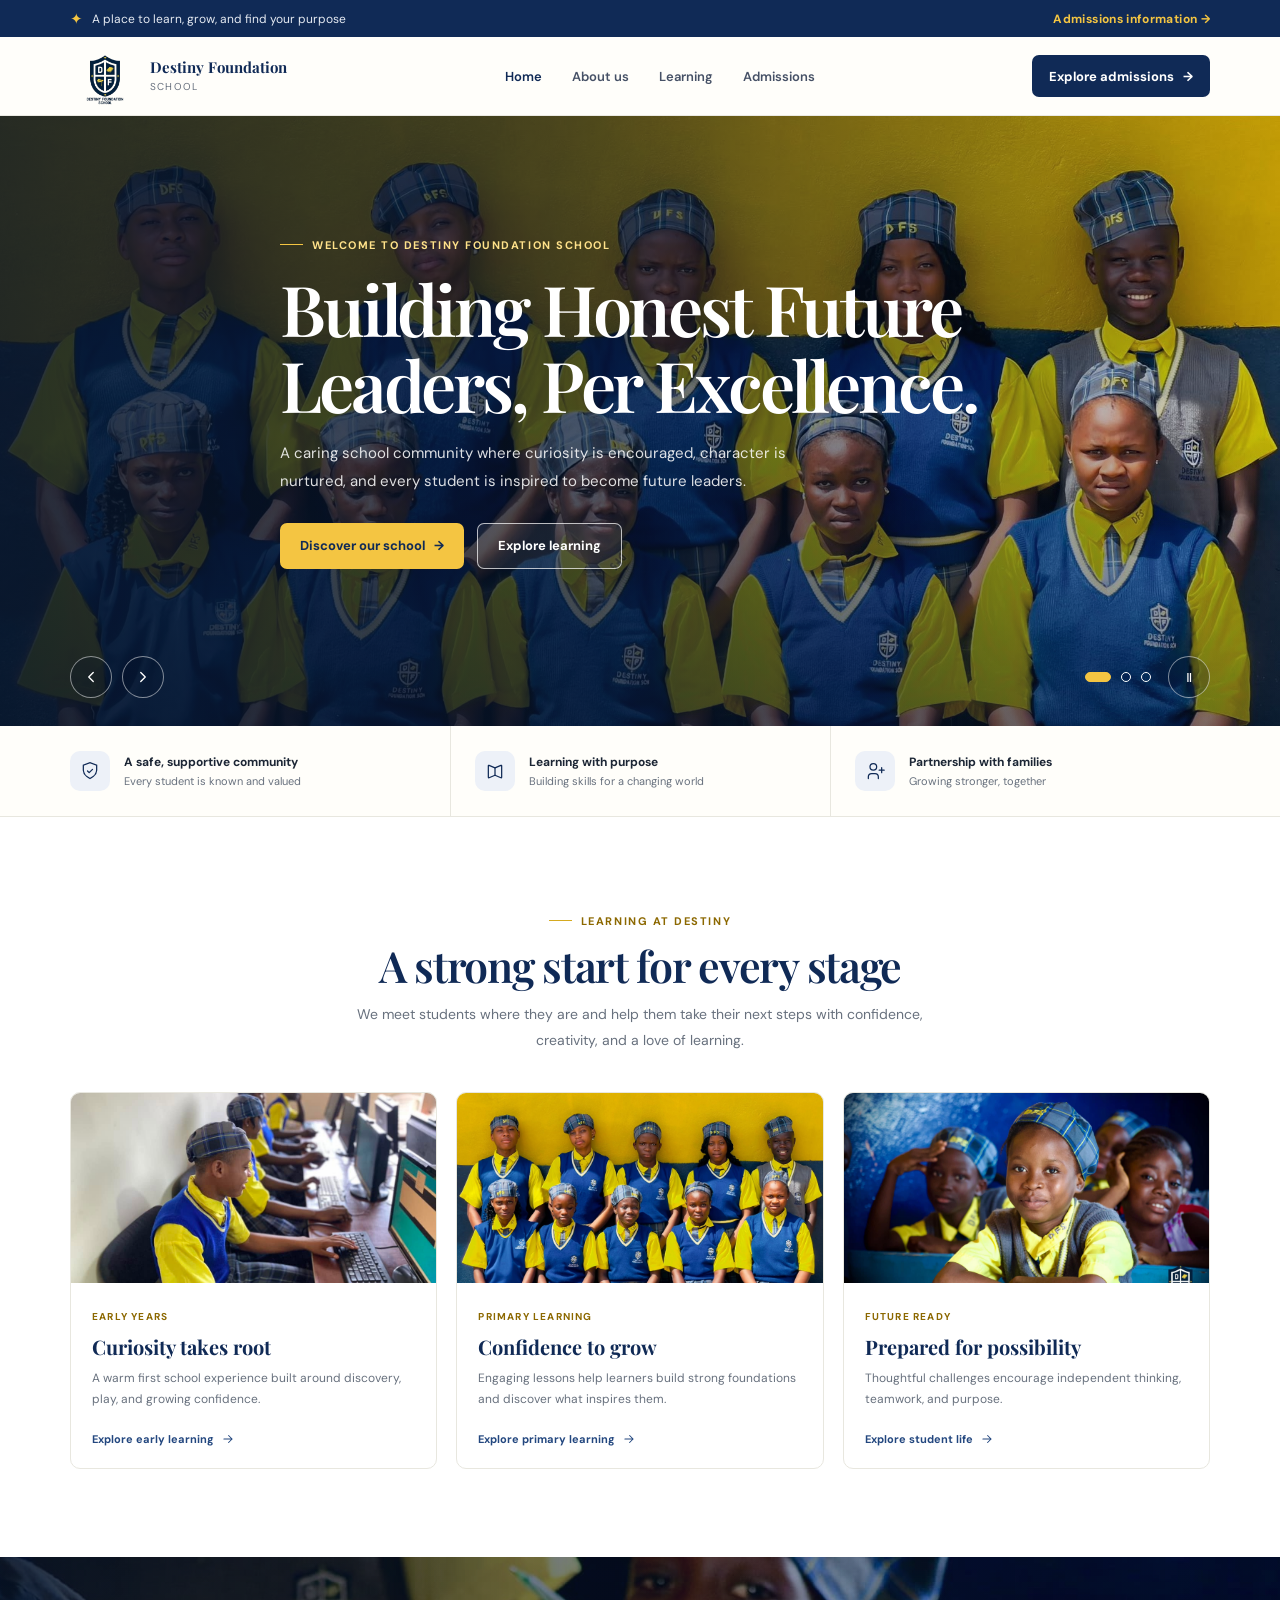
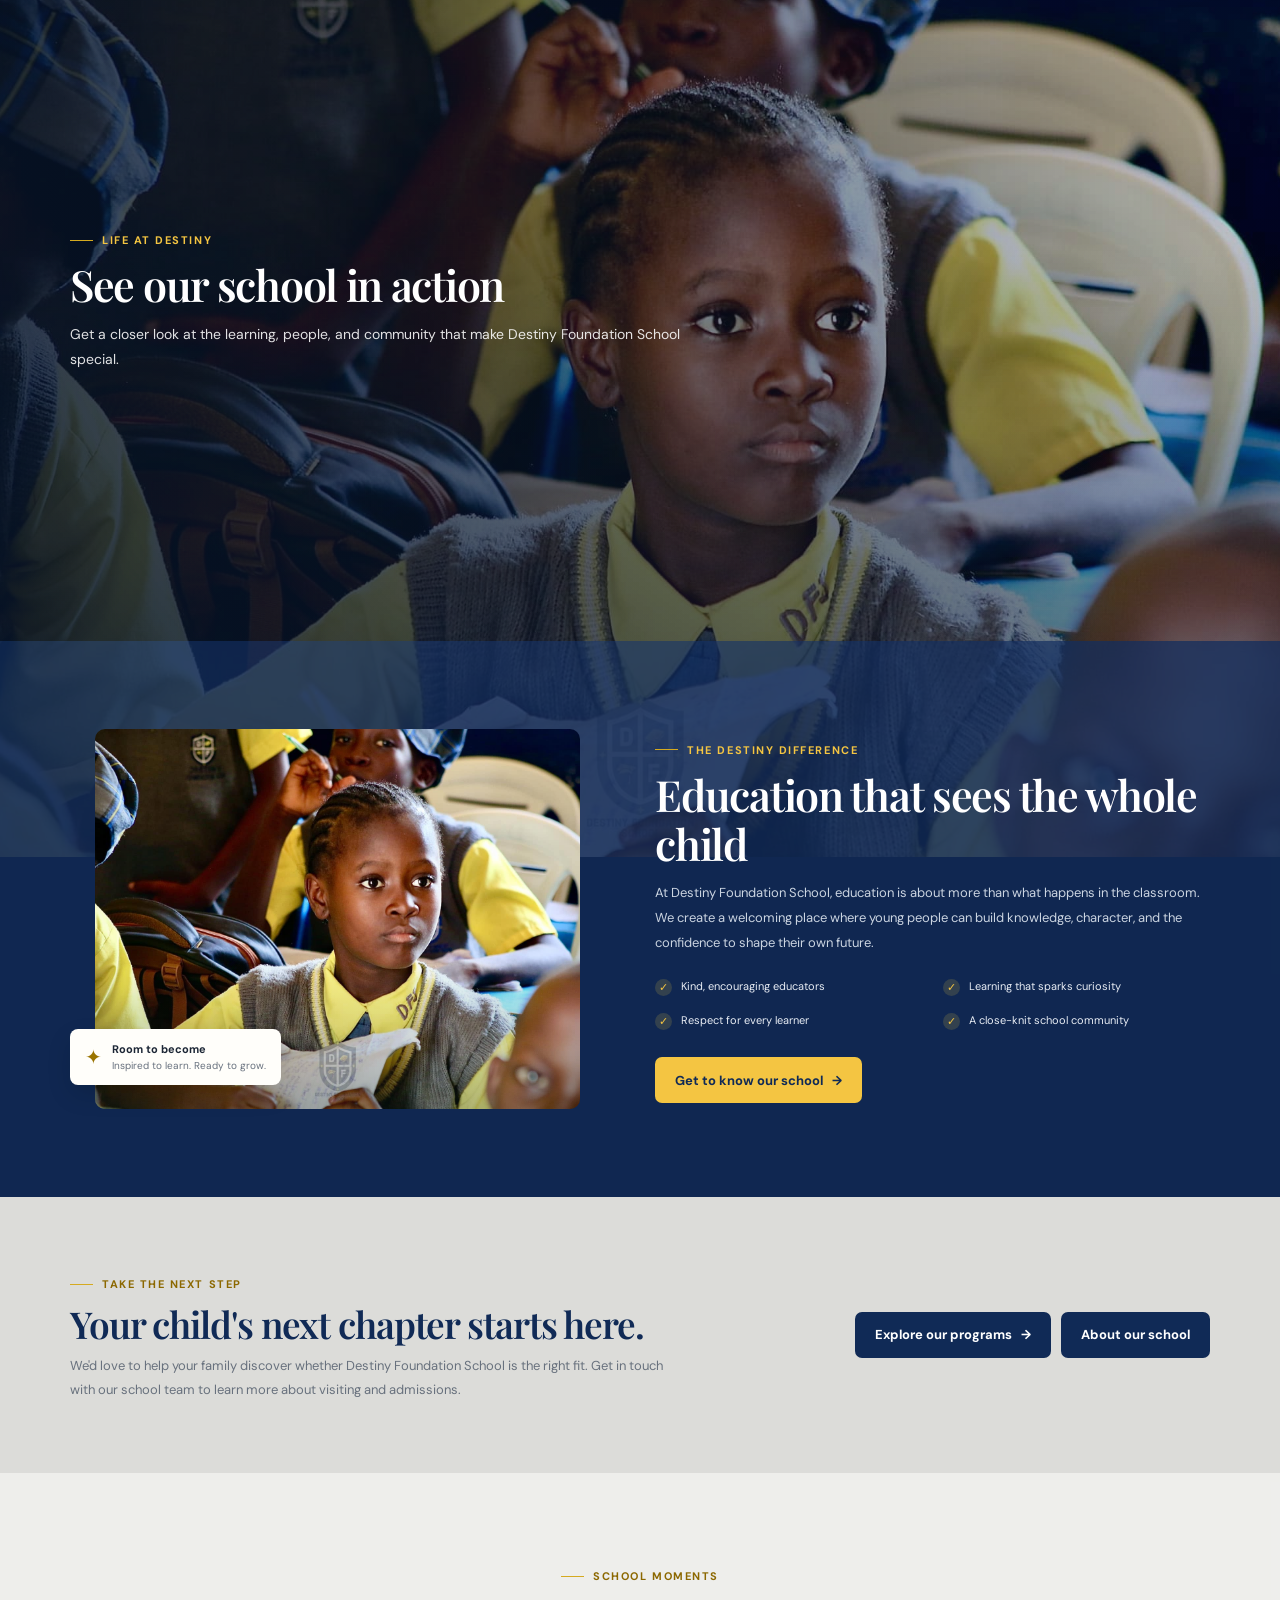
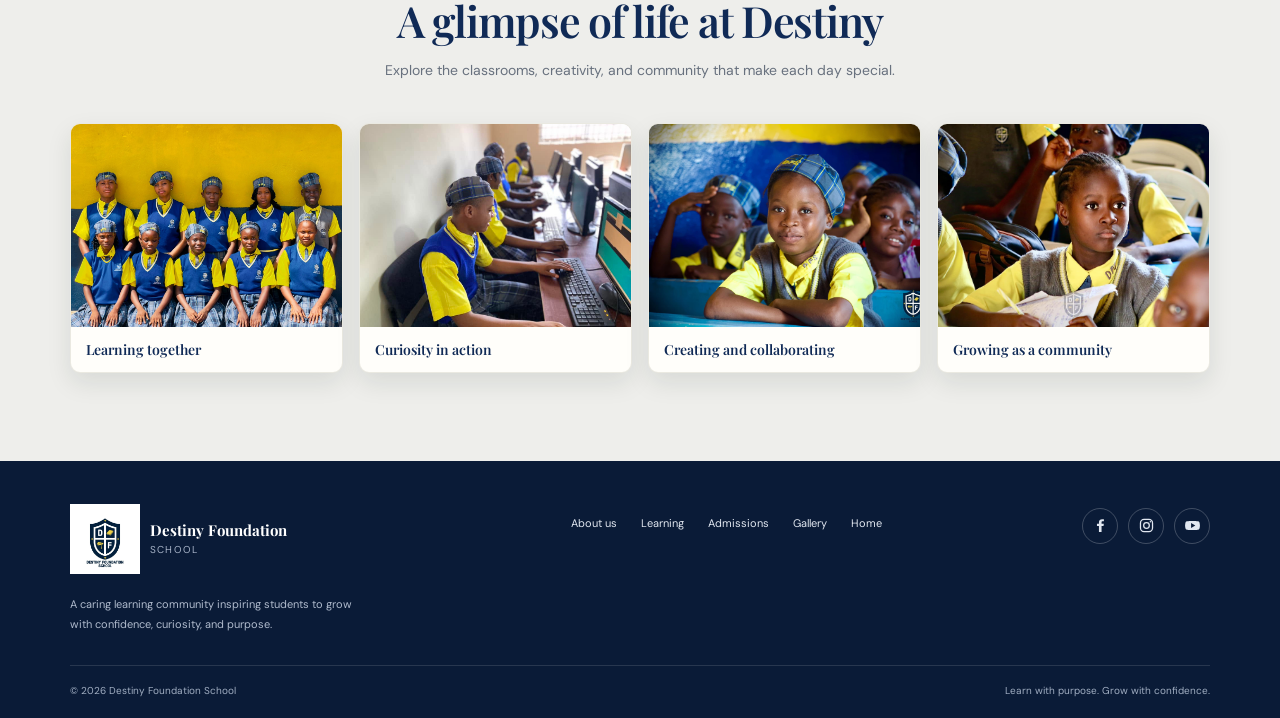
<file: index.html>
<!DOCTYPE html>
<html lang="en">
<head>
    <meta charset="UTF-8">
    <meta name="viewport" content="width=device-width, initial-scale=1.0">
    <meta name="theme-color" content="#102a56">
    <meta name="description" content="Discover Destiny Foundation School — a caring learning community helping every student grow with confidence, curiosity, and purpose.">
    <title>Destiny Foundation School | Learn with purpose</title>
    <link rel="preconnect" href="https://fonts.googleapis.com">
    <link rel="preconnect" href="https://fonts.gstatic.com" crossorigin>
    <link href="https://fonts.googleapis.com/css2?family=DM+Sans:wght@400;500;600;700&family=Playfair+Display:wght@600;700&display=swap" rel="stylesheet">
    <link rel="stylesheet" href="styles.css">
</head>
<body>
    <div class="topbar">
        <div class="wrap topbar-inner">
            <div class="topbar-note"><span aria-hidden="true">✦</span> A place to learn, grow, and find your purpose</div>
            <a class="topbar-link" href="admissions.html">Admissions information <span aria-hidden="true">→</span></a>
        </div>
    </div>
    <header class="site-header">
        <div class="wrap nav-inner">
            <a class="brand" href="index.html" aria-label="Destiny Foundation School home">
                <img class="brand-logo" src="pictures/logo1.png" alt="Destiny Foundation School">
                <span class="brand-copy"><span class="brand-name">Destiny Foundation</span><span class="brand-subtitle">School</span></span>
            </a>
            <nav class="nav-links" id="main-navigation" aria-label="Main navigation">
                <a href="index.html" aria-current="page">Home</a>
                <a href="about.html">About us</a>
                <a href="learning.html">Learning</a>
                <a href="admissions.html">Admissions</a>
            </nav>
            <a class="nav-cta" href="admissions.html">Explore admissions <span aria-hidden="true">→</span></a>
            <button class="menu-toggle" type="button" aria-label="Open navigation menu" aria-expanded="false" aria-controls="main-navigation">
                <svg viewBox="0 0 24 24" fill="none" aria-hidden="true"><path d="M4 7h16M4 12h16M4 17h16" stroke="currentColor" stroke-width="1.8" stroke-linecap="round"/></svg>
            </button>
        </div>
    </header>

    <main>
        <section class="hero" id="home" aria-label="Destiny Foundation School highlights" aria-roledescription="carousel">
            <div class="hero-slide is-active" role="group" aria-roledescription="slide" aria-label="1 of 3" aria-hidden="false">
                <img src="pictures/classroom.jpg" alt="Students learning together in a bright classroom" fetchpriority="high">
                <div class="wrap hero-content">
                    <span class="eyebrow">Welcome to Destiny Foundation School</span>
                    <h1>Building Honest Future Leaders, Per Excellence.</em></h1>
                    <p class="hero-copy">A caring school community where curiosity is encouraged, character is nurtured, and every student is inspired to become future leaders.</p>
                    <div class="hero-actions">
                        <a class="button" href="#admissions">Discover our school <span aria-hidden="true">→</span></a>
                        <a class="button button-outline" href="#programs">Explore learning</a>
                    </div>
                </div>
            </div>
            <div class="hero-slide" role="group" aria-roledescription="slide" aria-label="2 of 3" aria-hidden="true" inert>
                <img src="pictures/early-learning.jpg" alt="A young student discovering new things through play" loading="lazy">
                <div class="wrap hero-content">
                    <span class="eyebrow">Learning at Destiny</span>
                    <h1>Curiosity today. <em>Confidence for life.</em></h1>
                    <p class="hero-copy">From first discoveries to new challenges, our students learn in a supportive environment that helps every ability shine.</p>
                    <div class="hero-actions">
                        <a class="button" href="#programs">Explore our learning</a>
                        <a class="button button-outline" href="#about">What makes us different</a>
                    </div>
                </div>
            </div>
            <div class="hero-slide" role="group" aria-roledescription="slide" aria-label="3 of 3" aria-hidden="true" inert>
                <img src="pictures/student-project.jpg" alt="Students working together on a classroom project" loading="lazy">
                <div class="wrap hero-content">
                    <span class="eyebrow">Growing together</span>
                    <h1>A strong start for <em>every stage.</em></h1>
                    <p class="hero-copy">With caring teachers and a close partnership with families, we help children build the skills and purpose to shape their future.</p>
                    <div class="hero-actions">
                        <a class="button" href="#admissions">Join our community</a>
                        <a class="button button-outline" href="#about">Meet Destiny</a>
                    </div>
                </div>
            </div>
            <div class="wrap hero-controls">
                <div class="hero-control-group">
                    <button class="hero-control" type="button" data-slide="previous" aria-label="Previous slide">
                        <svg viewBox="0 0 24 24" fill="none" aria-hidden="true"><path d="m15 18-6-6 6-6" stroke="currentColor" stroke-width="1.8" stroke-linecap="round" stroke-linejoin="round"/></svg>
                    </button>
                    <button class="hero-control" type="button" data-slide="next" aria-label="Next slide">
                        <svg viewBox="0 0 24 24" fill="none" aria-hidden="true"><path d="m9 18 6-6-6-6" stroke="currentColor" stroke-width="1.8" stroke-linecap="round" stroke-linejoin="round"/></svg>
                    </button>
                </div>
                <div class="hero-pagination" aria-label="Choose a slide">
                    <button class="hero-dot" type="button" data-slide-index="0" aria-label="Show slide 1" aria-current="true"></button>
                    <button class="hero-dot" type="button" data-slide-index="1" aria-label="Show slide 2" aria-current="false"></button>
                    <button class="hero-dot" type="button" data-slide-index="2" aria-label="Show slide 3" aria-current="false"></button>
                    <button class="hero-control hero-pause" type="button" data-slide="pause" aria-label="Pause slideshow" aria-pressed="false"><span aria-hidden="true">Ⅱ</span></button>
                </div>
            </div>
        </section>

        <section class="values-strip" aria-label="Our approach">
            <div class="wrap values-grid">
                <div class="value-item">
                    <span class="value-icon" aria-hidden="true"><svg viewBox="0 0 24 24" fill="none"><path d="M12 21s8-4 8-10V5l-8-3-8 3v6c0 6 8 10 8 10Z" stroke="currentColor" stroke-width="1.5"/><path d="m9 12 2 2 4-4" stroke="currentColor" stroke-width="1.5" stroke-linecap="round" stroke-linejoin="round"/></svg></span>
                    <span><strong>A safe, supportive community</strong><small>Every student is known and valued</small></span>
                </div>
                <div class="value-item">
                    <span class="value-icon" aria-hidden="true"><svg viewBox="0 0 24 24" fill="none"><path d="M4 19.5V5.8c0-.5.4-.8.9-.6l7.1 3 7.1-3c.5-.2.9.1.9.6v13.7c0 .5-.4.8-.9.6l-7.1-3-7.1 3c-.5.2-.9-.1-.9-.6Z" stroke="currentColor" stroke-width="1.5" stroke-linejoin="round"/><path d="M12 8.2v9.1" stroke="currentColor" stroke-width="1.5"/></svg></span>
                    <span><strong>Learning with purpose</strong><small>Building skills for a changing world</small></span>
                </div>
                <div class="value-item">
                    <span class="value-icon" aria-hidden="true"><svg viewBox="0 0 24 24" fill="none"><path d="M16 21v-2a4 4 0 0 0-4-4H8a4 4 0 0 0-4 4v2M10 11a4 4 0 1 0 0-8 4 4 0 0 0 0 8ZM20 8v6m3-3h-6" stroke="currentColor" stroke-width="1.5" stroke-linecap="round" stroke-linejoin="round"/></svg></span>
                    <span><strong>Partnership with families</strong><small>Growing stronger, together</small></span>
                </div>
            </div>
        </section>

        <section class="section programs" id="programs">
            <div class="wrap">
                <div class="section-heading">
                    <span class="eyebrow">Learning at Destiny</span>
                    <h2>A strong start for every stage</h2>
                    <p>We meet students where they are and help them take their next steps with confidence, creativity, and a love of learning.</p>
                </div>
                <div class="program-grid">
                    <article class="program-card">
                        <div class="program-photo"><img src="pictures/early-learning.jpg" alt="Young child exploring a learning activity" loading="lazy"></div>
                        <div class="program-body">
                            <span class="program-level">Early years</span>
                            <h3>Curiosity takes root</h3>
                            <p>A warm first school experience built around discovery, play, and growing confidence.</p>
                            <a class="text-link" href="#admissions">Explore early learning <svg viewBox="0 0 24 24" fill="none" aria-hidden="true"><path d="M5 12h14m-6-6 6 6-6 6" stroke="currentColor" stroke-width="1.8" stroke-linecap="round" stroke-linejoin="round"/></svg></a>
                        </div>
                    </article>
                    <article class="program-card">
                        <div class="program-photo"><img src="pictures/classroom.jpg" alt="Teacher helping students in a classroom" loading="lazy"></div>
                        <div class="program-body">
                            <span class="program-level">Primary learning</span>
                            <h3>Confidence to grow</h3>
                            <p>Engaging lessons help learners build strong foundations and discover what inspires them.</p>
                            <a class="text-link" href="#admissions">Explore primary learning <svg viewBox="0 0 24 24" fill="none" aria-hidden="true"><path d="M5 12h14m-6-6 6 6-6 6" stroke="currentColor" stroke-width="1.8" stroke-linecap="round" stroke-linejoin="round"/></svg></a>
                        </div>
                    </article>
                    <article class="program-card">
                        <div class="program-photo"><img src="pictures/student-project.jpg" alt="Students collaborating on a classroom project" loading="lazy"></div>
                        <div class="program-body">
                            <span class="program-level">Future ready</span>
                            <h3>Prepared for possibility</h3>
                            <p>Thoughtful challenges encourage independent thinking, teamwork, and purpose.</p>
                            <a class="text-link" href="#admissions">Explore student life <svg viewBox="0 0 24 24" fill="none" aria-hidden="true"><path d="M5 12h14m-6-6 6 6-6 6" stroke="currentColor" stroke-width="1.8" stroke-linecap="round" stroke-linejoin="round"/></svg></a>
                        </div>
                    </article>
                </div>
            </div>
        </section>

        <div class="video-background-area">
            <div class="video-background-layer">
                <video class="school-video-background" muted loop playsinline preload="metadata" poster="pictures/school-community.jpg" aria-hidden="true">
                    <source src="pictures/vid1.mp4" type="video/mp4">
                </video>
            </div>
            <section class="section school-video" id="school-video">
                <div class="wrap">
                    <div class="section-heading">
                        <span class="eyebrow">Life at Destiny</span>
                        <h2>See our school in action</h2>
                        <p>Get a closer look at the learning, people, and community that make Destiny Foundation School special.</p>
                    </div>
                </div>
            </section>

            <section class="section about" id="about">
                <div class="wrap about-grid">
                    <div class="about-visual">
                        <div class="about-photo"><img src="pictures/school-community.jpg" alt="Students sharing a positive moment at school" loading="lazy"></div>
                        <div class="about-badge"><span class="badge-star" aria-hidden="true">✦</span><span><strong>Room to become</strong><small>Inspired to learn. Ready to grow.</small></span></div>
                    </div>
                    <div class="about-copy">
                        <span class="eyebrow">The Destiny difference</span>
                        <h2>Education that sees the whole child</h2>
                        <p>At Destiny Foundation School, education is about more than what happens in the classroom. We create a welcoming place where young people can build knowledge, character, and the confidence to shape their own future.</p>
                        <div class="about-points">
                            <div class="about-point"><span class="check" aria-hidden="true">✓</span><span>Kind, encouraging educators</span></div>
                            <div class="about-point"><span class="check" aria-hidden="true">✓</span><span>Learning that sparks curiosity</span></div>
                            <div class="about-point"><span class="check" aria-hidden="true">✓</span><span>Respect for every learner</span></div>
                            <div class="about-point"><span class="check" aria-hidden="true">✓</span><span>A close-knit school community</span></div>
                        </div>
                        <a class="button button-gold" href="#admissions">Get to know our school <span aria-hidden="true">→</span></a>
                    </div>
                </div>
            </section>

            <section class="admissions" id="admissions">
                <div class="wrap admissions-inner">
                    <div class="admissions-copy">
                        <span class="eyebrow">Take the next step</span>
                        <h2>Your child's next chapter starts here.</h2>
                        <p>We'd love to help your family discover whether Destiny Foundation School is the right fit. Get in touch with our school team to learn more about visiting and admissions.</p>
                    </div>
                    <div class="admissions-actions">
                        <a class="button" href="#programs">Explore our programs <span aria-hidden="true">→</span></a>
                        <a class="button button-outline" href="#about">About our school</a>
                    </div>
                </div>
            </section>

            <section class="section gallery" id="gallery">
                <div class="wrap">
                    <div class="section-heading">
                        <span class="eyebrow">School moments</span>
                        <h2>A glimpse of life at Destiny</h2>
                        <p>Explore the classrooms, creativity, and community that make each day special.</p>
                    </div>
                    <div class="gallery-grid">
                        <figure class="gallery-item">
                            <img src="pictures/classroom.jpg" alt="Students learning together in a bright classroom" loading="lazy">
                            <figcaption>Learning together</figcaption>
                        </figure>
                        <figure class="gallery-item">
                            <img src="pictures/early-learning.jpg" alt="A young child exploring an early learning activity" loading="lazy">
                            <figcaption>Curiosity in action</figcaption>
                        </figure>
                        <figure class="gallery-item">
                            <img src="pictures/student-project.jpg" alt="Students collaborating on a classroom project" loading="lazy">
                            <figcaption>Creating and collaborating</figcaption>
                        </figure>
                        <figure class="gallery-item">
                            <img src="pictures/school-community.jpg" alt="Students sharing a positive moment at school" loading="lazy">
                            <figcaption>Growing as a community</figcaption>
                        </figure>
                    </div>
                </div>
            </section>
        </div>
    </main>

    <footer class="footer">
        <div class="wrap">
            <div class="footer-main">
                <div>
                    <a class="brand" href="index.html" aria-label="Destiny Foundation School home">
                        <img class="brand-logo" src="pictures/logo.jpg" alt="Destiny Foundation School">
                        <span class="brand-copy"><span class="brand-name">Destiny Foundation</span><span class="brand-subtitle">School</span></span>
                    </a>
                    <p class="footer-about">A caring learning community inspiring students to grow with confidence, curiosity, and purpose.</p>
                </div>
                <nav class="footer-nav" aria-label="Footer navigation">
                    <a href="about.html">About us</a>
                    <a href="learning.html">Learning</a>
                    <a href="admissions.html">Admissions</a>
                    <a href="#gallery">Gallery</a>
                    <a href="index.html">Home</a>
                </nav>
                <nav class="footer-social" aria-label="Social media">
                    <a href="https://www.facebook.com/profile.php?id=100083578381976" target="_blank" rel="noopener noreferrer" aria-label="Facebook">
                        <svg viewBox="0 0 24 24" aria-hidden="true"><path d="M13.5 21v-8.2h2.8l.4-3.2h-3.2V7.5c0-.9.3-1.6 1.6-1.6h1.7V3.1c-.3 0-1.4-.1-2.6-.1-2.6 0-4.4 1.6-4.4 4.5v2.1H7v3.2h2.8V21h3.7Z" fill="currentColor"/></svg>
                    </a>
                    <a href="https://www.instagram.com/" target="_blank" rel="noopener noreferrer" aria-label="Instagram">
                        <svg viewBox="0 0 24 24" fill="none" aria-hidden="true"><rect x="3.5" y="3.5" width="17" height="17" rx="5" stroke="currentColor" stroke-width="1.8"/><circle cx="12" cy="12" r="4" stroke="currentColor" stroke-width="1.8"/><circle cx="17.5" cy="6.8" r="1.1" fill="currentColor"/></svg>
                    </a>
                    <a href="https://www.youtube.com/" target="_blank" rel="noopener noreferrer" aria-label="YouTube">
                        <svg viewBox="0 0 24 24" aria-hidden="true"><path d="M22 8.1a2.8 2.8 0 0 0-2-2c-1.8-.5-8-.5-8-.5s-6.2 0-8 .5a2.8 2.8 0 0 0-2 2A29 29 0 0 0 1.5 12a29 29 0 0 0 .5 3.9 2.8 2.8 0 0 0 2 2c1.8.5 8 .5 8 .5s6.2 0 8-.5a2.8 2.8 0 0 0 2-2 29 29 0 0 0 .5-3.9 29 29 0 0 0-.5-3.9ZM10 15.5v-7l6 3.5-6 3.5Z" fill="currentColor"/></svg>
                    </a>
                </nav>
            </div>
            <div class="footer-bottom"><span>© <span id="year">2026</span> Destiny Foundation School</span><span>Learn with purpose. Grow with confidence.</span></div>
        </div>
    </footer>
    <script>
        const menuButton = document.querySelector(".menu-toggle");
        const navigation = document.querySelector("#main-navigation");
        const heroSlides = Array.from(document.querySelectorAll(".hero-slide"));
        const heroDots = Array.from(document.querySelectorAll(".hero-dot"));
        const heroPauseButton = document.querySelector(".hero-pause");
        const schoolVideo = document.querySelector(".school-video-background");
        const videoBackgroundArea = document.querySelector(".video-background-area");
        const reducedMotion = window.matchMedia("(prefers-reduced-motion: reduce)");
        let activeHeroSlide = 0;
        let heroTimer;
        let isHeroPaused = reducedMotion.matches;
        let isVideoBackgroundVisible = false;

        function updateSchoolVideoPlayback() {
            if (isVideoBackgroundVisible && !document.hidden && !reducedMotion.matches) {
                schoolVideo.play().catch((error) => {
                    console.warn("School video autoplay failed; use the video controls to play it.", error);
                });
            } else {
                schoolVideo.pause();
            }
        }

        const schoolVideoObserver = new IntersectionObserver(([entry]) => {
            isVideoBackgroundVisible = entry.isIntersecting;
            updateSchoolVideoPlayback();
        }, { threshold: 0.15 });
        schoolVideoObserver.observe(videoBackgroundArea);
        document.addEventListener("visibilitychange", updateSchoolVideoPlayback);
        reducedMotion.addEventListener("change", updateSchoolVideoPlayback);

        if (isHeroPaused) {
            heroPauseButton.setAttribute("aria-pressed", "true");
            heroPauseButton.setAttribute("aria-label", "Start slideshow");
            heroPauseButton.firstElementChild.textContent = "▶";
        }

        function showHeroSlide(index) {
            activeHeroSlide = (index + heroSlides.length) % heroSlides.length;
            heroSlides.forEach((slide, slideIndex) => {
                const isActive = slideIndex === activeHeroSlide;
                slide.classList.toggle("is-active", isActive);
                slide.setAttribute("aria-hidden", String(!isActive));
                slide.inert = !isActive;
                heroDots[slideIndex].setAttribute("aria-current", String(isActive));
            });
        }

        function updateHeroAutoplay() {
            window.clearInterval(heroTimer);
            if (!isHeroPaused && !document.hidden) {
                heroTimer = window.setInterval(() => showHeroSlide(activeHeroSlide + 1), 6000);
            }
        }

        document.querySelector(".hero-controls").addEventListener("click", (event) => {
            const control = event.target.closest("button");
            if (!control) return;

            if (control.dataset.slide === "previous") showHeroSlide(activeHeroSlide - 1);
            if (control.dataset.slide === "next") showHeroSlide(activeHeroSlide + 1);
            if (control.dataset.slideIndex !== undefined) showHeroSlide(Number(control.dataset.slideIndex));
            if (control.dataset.slide === "pause") {
                isHeroPaused = !isHeroPaused;
                control.setAttribute("aria-pressed", String(isHeroPaused));
                control.setAttribute("aria-label", isHeroPaused ? "Start slideshow" : "Pause slideshow");
                control.firstElementChild.textContent = isHeroPaused ? "▶" : "Ⅱ";
            }
            updateHeroAutoplay();
        });

        document.addEventListener("visibilitychange", updateHeroAutoplay);
        reducedMotion.addEventListener("change", (event) => {
            if (event.matches) {
                isHeroPaused = true;
                heroPauseButton.setAttribute("aria-pressed", "true");
                heroPauseButton.setAttribute("aria-label", "Start slideshow");
                heroPauseButton.firstElementChild.textContent = "▶";
            }
            updateHeroAutoplay();
        });
        updateHeroAutoplay();

        menuButton.addEventListener("click", () => {
            const isExpanded = menuButton.getAttribute("aria-expanded") === "true";
            menuButton.setAttribute("aria-expanded", String(!isExpanded));
            menuButton.setAttribute("aria-label", isExpanded ? "Open navigation menu" : "Close navigation menu");
            navigation.classList.toggle("is-open", !isExpanded);
        });

        navigation.addEventListener("click", (event) => {
            if (event.target.closest("a")) {
                menuButton.setAttribute("aria-expanded", "false");
                menuButton.setAttribute("aria-label", "Open navigation menu");
                navigation.classList.remove("is-open");
            }
        });

        document.querySelector("#year").textContent = new Date().getFullYear();
    </script>
</body>
</html>
</file>
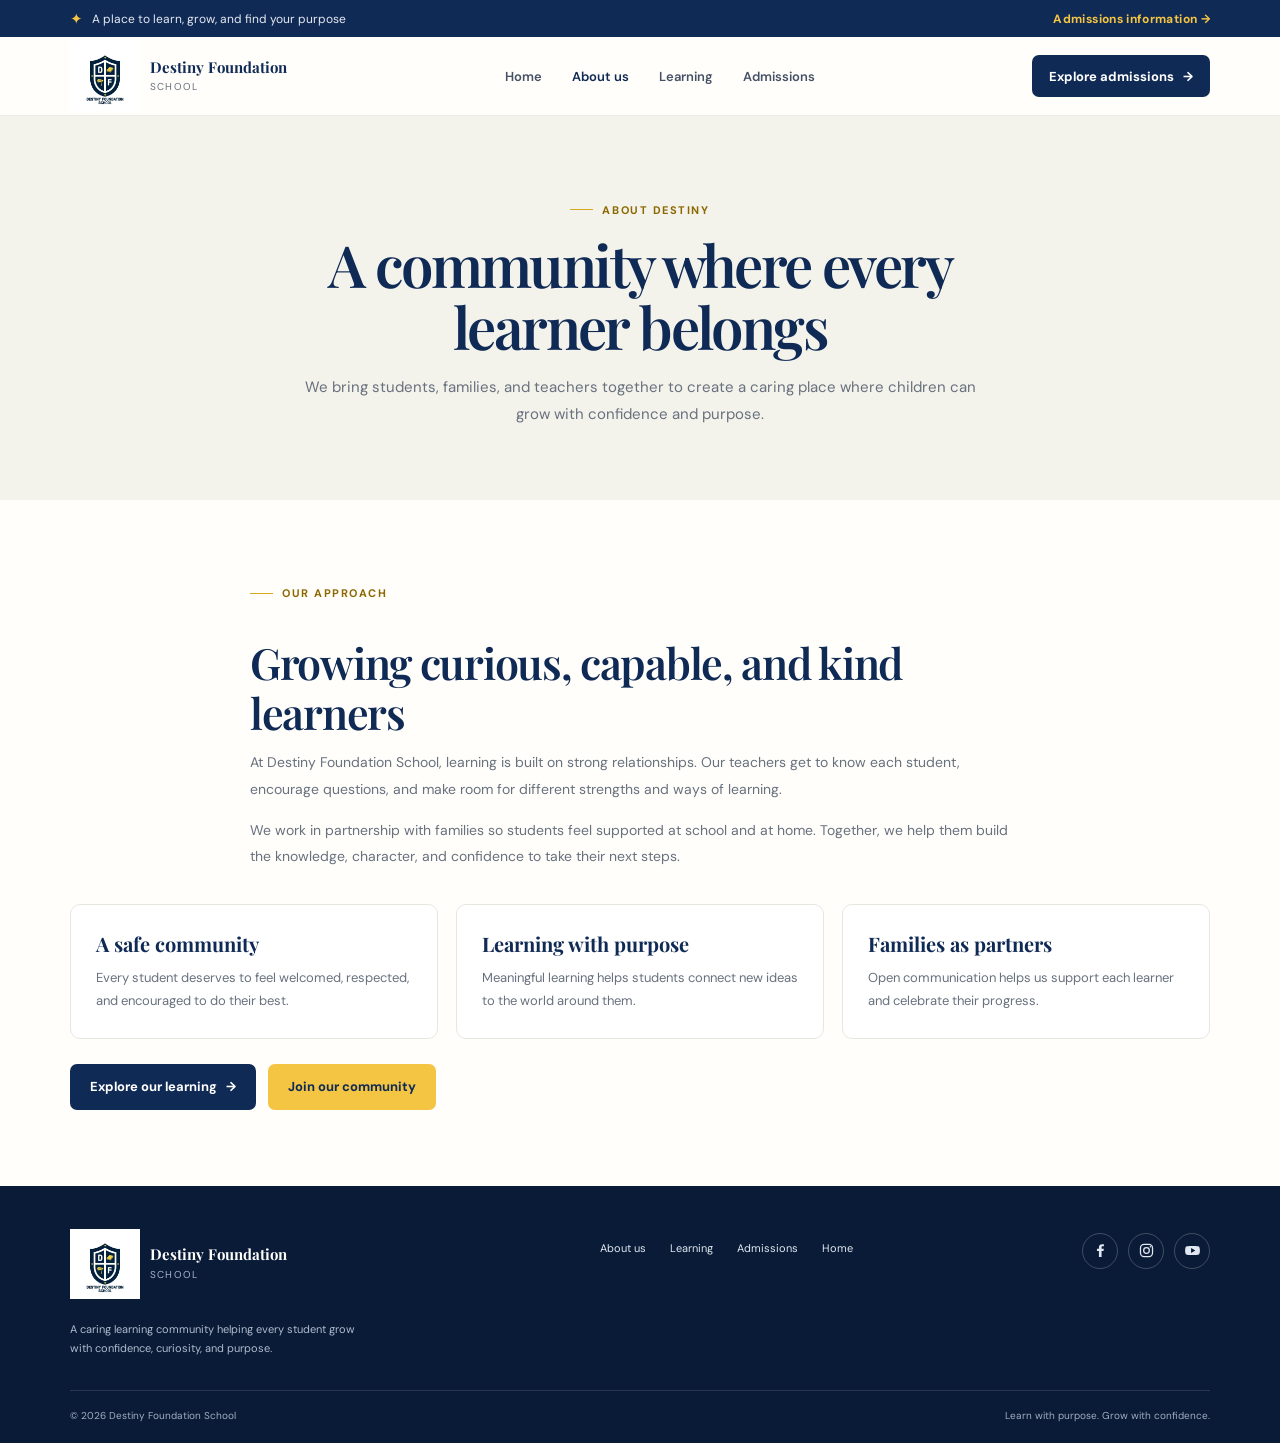
<file: about.html>
<!DOCTYPE html>
<html lang="en">
<head>
    <meta charset="UTF-8">
    <meta name="viewport" content="width=device-width, initial-scale=1.0">
    <meta name="theme-color" content="#102a56">
    <meta name="description" content="Learn about the caring community, values, and approach at Destiny Foundation School.">
    <title>About Us | Destiny Foundation School</title>
    <link rel="preconnect" href="https://fonts.googleapis.com">
    <link rel="preconnect" href="https://fonts.gstatic.com" crossorigin>
    <link href="https://fonts.googleapis.com/css2?family=DM+Sans:wght@400;500;600;700&family=Playfair+Display:wght@600;700&display=swap" rel="stylesheet">
    <link rel="stylesheet" href="styles.css">
</head>
<body>
    <div class="topbar">
        <div class="wrap topbar-inner">
            <div class="topbar-note"><span aria-hidden="true">✦</span> A place to learn, grow, and find your purpose</div>
            <a class="topbar-link" href="admissions.html">Admissions information <span aria-hidden="true">→</span></a>
        </div>
    </div>
    <header class="site-header">
        <div class="wrap nav-inner">
            <a class="brand" href="index.html" aria-label="Destiny Foundation School home">
                <img class="brand-logo" src="pictures/logo.jpg" alt="Destiny Foundation School">
                <span class="brand-copy"><span class="brand-name">Destiny Foundation</span><span class="brand-subtitle">School</span></span>
            </a>
            <nav class="nav-links" id="main-navigation" aria-label="Main navigation">
                <a href="index.html">Home</a>
                <a href="about.html" aria-current="page">About us</a>
                <a href="learning.html">Learning</a>
                <a href="admissions.html">Admissions</a>
            </nav>
            <a class="nav-cta" href="admissions.html">Explore admissions <span aria-hidden="true">→</span></a>
            <button class="menu-toggle" type="button" aria-label="Open navigation menu" aria-expanded="false" aria-controls="main-navigation">
                <svg viewBox="0 0 24 24" fill="none" aria-hidden="true"><path d="M4 7h16M4 12h16M4 17h16" stroke="currentColor" stroke-width="1.8" stroke-linecap="round"/></svg>
            </button>
        </div>
    </header>
    <main>
        <section class="page-intro">
            <div class="wrap">
                <span class="eyebrow">About Destiny</span>
                <h1>A community where every learner belongs</h1>
                <p>We bring students, families, and teachers together to create a caring place where children can grow with confidence and purpose.</p>
            </div>
        </section>
        <section class="page-content">
            <div class="wrap">
                <div class="page-copy">
                    <span class="eyebrow">Our approach</span>
                    <h2>Growing curious, capable, and kind learners</h2>
                    <p>At Destiny Foundation School, learning is built on strong relationships. Our teachers get to know each student, encourage questions, and make room for different strengths and ways of learning.</p>
                    <p>We work in partnership with families so students feel supported at school and at home. Together, we help them build the knowledge, character, and confidence to take their next steps.</p>
                </div>
                <div class="page-cards">
                    <article class="page-card">
                        <h3>A safe community</h3>
                        <p>Every student deserves to feel welcomed, respected, and encouraged to do their best.</p>
                    </article>
                    <article class="page-card">
                        <h3>Learning with purpose</h3>
                        <p>Meaningful learning helps students connect new ideas to the world around them.</p>
                    </article>
                    <article class="page-card">
                        <h3>Families as partners</h3>
                        <p>Open communication helps us support each learner and celebrate their progress.</p>
                    </article>
                </div>
                <div class="page-actions">
                    <a class="button" href="learning.html">Explore our learning <span aria-hidden="true">→</span></a>
                    <a class="button button-gold" href="admissions.html">Join our community</a>
                </div>
            </div>
        </section>
    </main>
    <footer class="footer">
        <div class="wrap">
            <div class="footer-main">
                <div>
                    <a class="brand" href="index.html" aria-label="Destiny Foundation School home">
                        <img class="brand-logo" src="pictures/logo.jpg" alt="Destiny Foundation School">
                        <span class="brand-copy"><span class="brand-name">Destiny Foundation</span><span class="brand-subtitle">School</span></span>
                    </a>
                    <p class="footer-about">A caring learning community helping every student grow with confidence, curiosity, and purpose.</p>
                </div>
                <nav class="footer-nav" aria-label="Footer navigation">
                    <a href="about.html">About us</a><a href="learning.html">Learning</a><a href="admissions.html">Admissions</a><a href="index.html">Home</a>
                </nav>
                <nav class="footer-social" aria-label="Social media">
                    <a href="https://www.facebook.com/profile.php?id=100083578381976" target="_blank" rel="noopener noreferrer" aria-label="Facebook">
                        <svg viewBox="0 0 24 24" aria-hidden="true"><path d="M13.5 21v-8.2h2.8l.4-3.2h-3.2V7.5c0-.9.3-1.6 1.6-1.6h1.7V3.1c-.3 0-1.4-.1-2.6-.1-2.6 0-4.4 1.6-4.4 4.5v2.1H7v3.2h2.8V21h3.7Z" fill="currentColor"/></svg>
                    </a>
                    <a href="https://www.instagram.com/" target="_blank" rel="noopener noreferrer" aria-label="Instagram">
                        <svg viewBox="0 0 24 24" fill="none" aria-hidden="true"><rect x="3.5" y="3.5" width="17" height="17" rx="5" stroke="currentColor" stroke-width="1.8"/><circle cx="12" cy="12" r="4" stroke="currentColor" stroke-width="1.8"/><circle cx="17.5" cy="6.8" r="1.1" fill="currentColor"/></svg>
                    </a>
                    <a href="https://www.youtube.com/" target="_blank" rel="noopener noreferrer" aria-label="YouTube">
                        <svg viewBox="0 0 24 24" aria-hidden="true"><path d="M22 8.1a2.8 2.8 0 0 0-2-2c-1.8-.5-8-.5-8-.5s-6.2 0-8 .5a2.8 2.8 0 0 0-2 2A29 29 0 0 0 1.5 12a29 29 0 0 0 .5 3.9 2.8 2.8 0 0 0 2 2c1.8.5 8 .5 8 .5s6.2 0 8-.5a2.8 2.8 0 0 0 2-2 29 29 0 0 0 .5-3.9 29 29 0 0 0-.5-3.9ZM10 15.5v-7l6 3.5-6 3.5Z" fill="currentColor"/></svg>
                    </a>
                </nav>
            </div>
            <div class="footer-bottom"><span>© <span class="year"></span> Destiny Foundation School</span><span>Learn with purpose. Grow with confidence.</span></div>
        </div>
    </footer>
    <script>
        const menuButton = document.querySelector(".menu-toggle");
        const navigation = document.querySelector("#main-navigation");
        menuButton.addEventListener("click", () => {
            const isExpanded = menuButton.getAttribute("aria-expanded") === "true";
            menuButton.setAttribute("aria-expanded", String(!isExpanded));
            menuButton.setAttribute("aria-label", isExpanded ? "Open navigation menu" : "Close navigation menu");
            navigation.classList.toggle("is-open", !isExpanded);
        });
        navigation.addEventListener("click", (event) => {
            if (event.target.closest("a")) {
                menuButton.setAttribute("aria-expanded", "false");
                menuButton.setAttribute("aria-label", "Open navigation menu");
                navigation.classList.remove("is-open");
            }
        });
        document.querySelector(".year").textContent = new Date().getFullYear();
    </script>
</body>
</html>
</file>
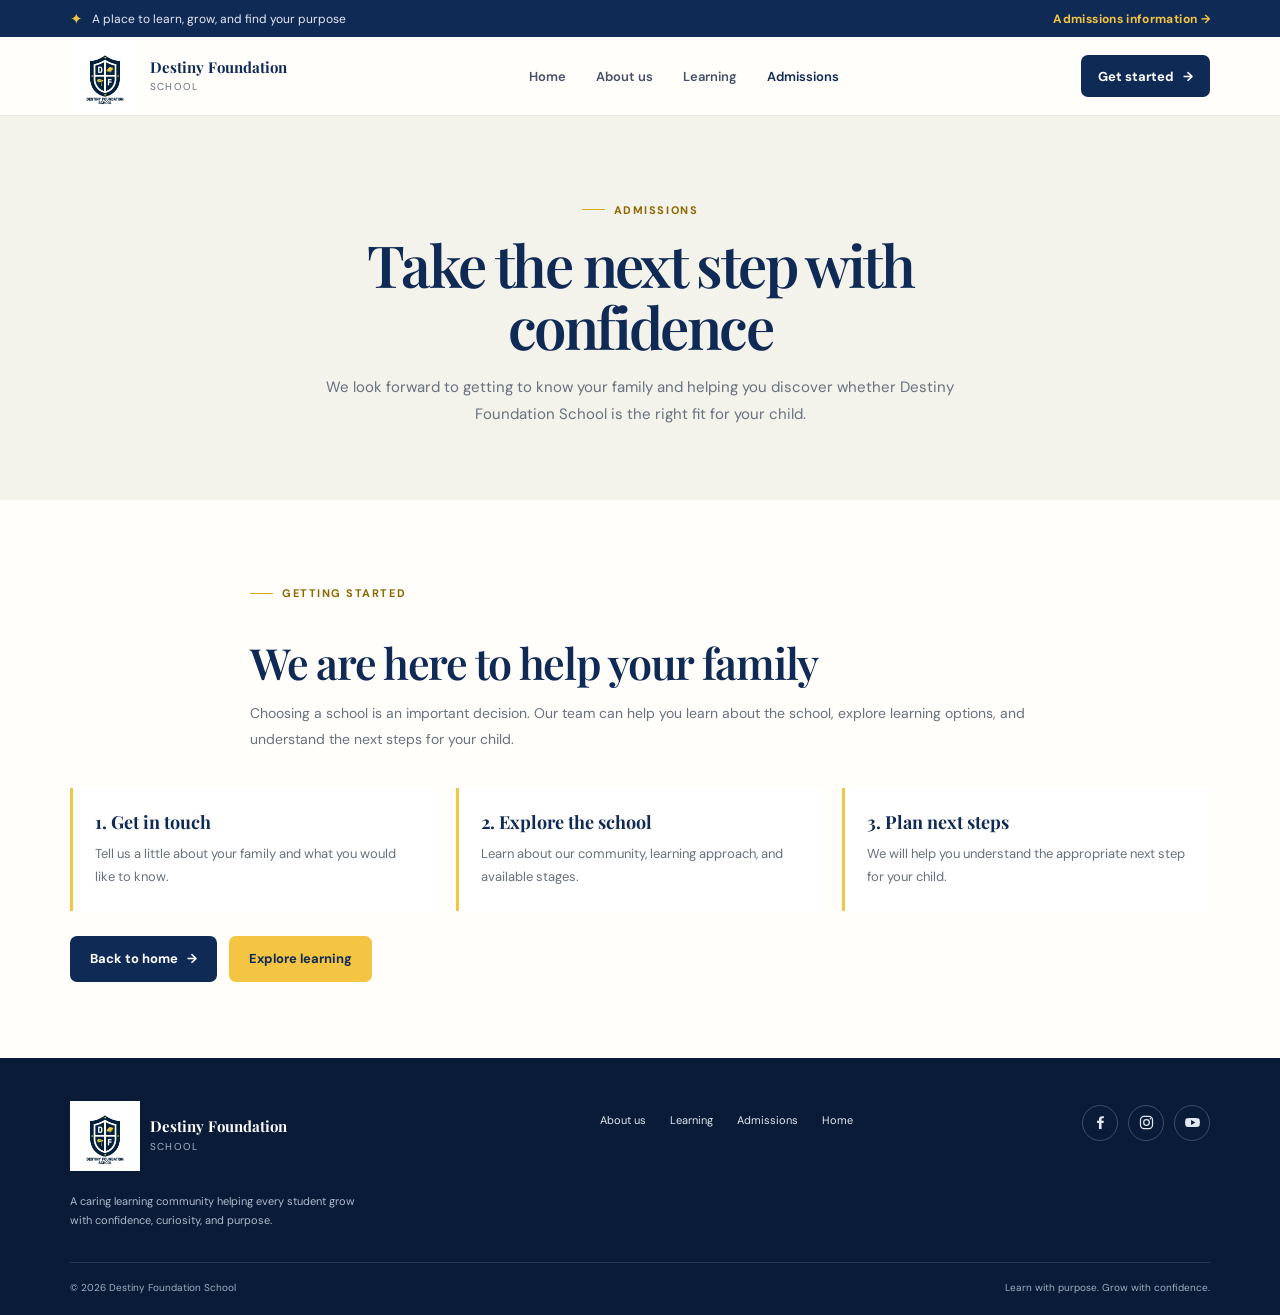
<file: admissions.html>
<!DOCTYPE html>
<html lang="en">
<head>
    <meta charset="UTF-8">
    <meta name="viewport" content="width=device-width, initial-scale=1.0">
    <meta name="theme-color" content="#102a56">
    <meta name="description" content="Find out how to take the next step toward joining the Destiny Foundation School community.">
    <title>Admissions | Destiny Foundation School</title>
    <link rel="preconnect" href="https://fonts.googleapis.com">
    <link rel="preconnect" href="https://fonts.gstatic.com" crossorigin>
    <link href="https://fonts.googleapis.com/css2?family=DM+Sans:wght@400;500;600;700&family=Playfair+Display:wght@600;700&display=swap" rel="stylesheet">
    <link rel="stylesheet" href="styles.css">
</head>
<body>
    <div class="topbar">
        <div class="wrap topbar-inner">
            <div class="topbar-note"><span aria-hidden="true">✦</span> A place to learn, grow, and find your purpose</div>
            <a class="topbar-link" href="admissions.html">Admissions information <span aria-hidden="true">→</span></a>
        </div>
    </div>
    <header class="site-header">
        <div class="wrap nav-inner">
            <a class="brand" href="index.html" aria-label="Destiny Foundation School home">
                <img class="brand-logo" src="pictures/logo.jpg" alt="Destiny Foundation School">
                <span class="brand-copy"><span class="brand-name">Destiny Foundation</span><span class="brand-subtitle">School</span></span>
            </a>
            <nav class="nav-links" id="main-navigation" aria-label="Main navigation">
                <a href="index.html">Home</a><a href="about.html">About us</a><a href="learning.html">Learning</a><a href="admissions.html" aria-current="page">Admissions</a>
            </nav>
            <a class="nav-cta" href="#next-steps">Get started <span aria-hidden="true">→</span></a>
            <button class="menu-toggle" type="button" aria-label="Open navigation menu" aria-expanded="false" aria-controls="main-navigation">
                <svg viewBox="0 0 24 24" fill="none" aria-hidden="true"><path d="M4 7h16M4 12h16M4 17h16" stroke="currentColor" stroke-width="1.8" stroke-linecap="round"/></svg>
            </button>
        </div>
    </header>
    <main>
        <section class="page-intro">
            <div class="wrap">
                <span class="eyebrow">Admissions</span>
                <h1>Take the next step with confidence</h1>
                <p>We look forward to getting to know your family and helping you discover whether Destiny Foundation School is the right fit for your child.</p>
            </div>
        </section>
        <section class="page-content" id="next-steps">
            <div class="wrap">
                <div class="page-copy">
                    <span class="eyebrow">Getting started</span>
                    <h2>We are here to help your family</h2>
                    <p>Choosing a school is an important decision. Our team can help you learn about the school, explore learning options, and understand the next steps for your child.</p>
                </div>
                <div class="admissions-steps">
                    <article class="admissions-step"><strong>1. Get in touch</strong><p>Tell us a little about your family and what you would like to know.</p></article>
                    <article class="admissions-step"><strong>2. Explore the school</strong><p>Learn about our community, learning approach, and available stages.</p></article>
                    <article class="admissions-step"><strong>3. Plan next steps</strong><p>We will help you understand the appropriate next step for your child.</p></article>
                </div>
                <div class="page-actions">
                    <a class="button" href="index.html">Back to home <span aria-hidden="true">→</span></a>
                    <a class="button button-gold" href="learning.html">Explore learning</a>
                </div>
            </div>
        </section>
    </main>
    <footer class="footer">
        <div class="wrap">
            <div class="footer-main">
                <div><a class="brand" href="index.html" aria-label="Destiny Foundation School home"><img class="brand-logo" src="pictures/logo.jpg" alt="Destiny Foundation School"><span class="brand-copy"><span class="brand-name">Destiny Foundation</span><span class="brand-subtitle">School</span></span></a><p class="footer-about">A caring learning community helping every student grow with confidence, curiosity, and purpose.</p></div>
                <nav class="footer-nav" aria-label="Footer navigation"><a href="about.html">About us</a><a href="learning.html">Learning</a><a href="admissions.html">Admissions</a><a href="index.html">Home</a></nav>
                <nav class="footer-social" aria-label="Social media">
                    <a href="https://www.facebook.com/profile.php?id=100083578381976" target="_blank" rel="noopener noreferrer" aria-label="Facebook">
                        <svg viewBox="0 0 24 24" aria-hidden="true"><path d="M13.5 21v-8.2h2.8l.4-3.2h-3.2V7.5c0-.9.3-1.6 1.6-1.6h1.7V3.1c-.3 0-1.4-.1-2.6-.1-2.6 0-4.4 1.6-4.4 4.5v2.1H7v3.2h2.8V21h3.7Z" fill="currentColor"/></svg>
                    </a>
                    <a href="https://www.instagram.com/" target="_blank" rel="noopener noreferrer" aria-label="Instagram">
                        <svg viewBox="0 0 24 24" fill="none" aria-hidden="true"><rect x="3.5" y="3.5" width="17" height="17" rx="5" stroke="currentColor" stroke-width="1.8"/><circle cx="12" cy="12" r="4" stroke="currentColor" stroke-width="1.8"/><circle cx="17.5" cy="6.8" r="1.1" fill="currentColor"/></svg>
                    </a>
                    <a href="https://www.youtube.com/" target="_blank" rel="noopener noreferrer" aria-label="YouTube">
                        <svg viewBox="0 0 24 24" aria-hidden="true"><path d="M22 8.1a2.8 2.8 0 0 0-2-2c-1.8-.5-8-.5-8-.5s-6.2 0-8 .5a2.8 2.8 0 0 0-2 2A29 29 0 0 0 1.5 12a29 29 0 0 0 .5 3.9 2.8 2.8 0 0 0 2 2c1.8.5 8 .5 8 .5s6.2 0 8-.5a2.8 2.8 0 0 0 2-2 29 29 0 0 0 .5-3.9 29 29 0 0 0-.5-3.9ZM10 15.5v-7l6 3.5-6 3.5Z" fill="currentColor"/></svg>
                    </a>
                </nav>
            </div>
            <div class="footer-bottom"><span>© <span class="year"></span> Destiny Foundation School</span><span>Learn with purpose. Grow with confidence.</span></div>
        </div>
    </footer>
    <script>
        const menuButton = document.querySelector(".menu-toggle");
        const navigation = document.querySelector("#main-navigation");
        menuButton.addEventListener("click", () => {
            const isExpanded = menuButton.getAttribute("aria-expanded") === "true";
            menuButton.setAttribute("aria-expanded", String(!isExpanded));
            menuButton.setAttribute("aria-label", isExpanded ? "Open navigation menu" : "Close navigation menu");
            navigation.classList.toggle("is-open", !isExpanded);
        });
        navigation.addEventListener("click", (event) => {
            if (event.target.closest("a")) {
                menuButton.setAttribute("aria-expanded", "false");
                menuButton.setAttribute("aria-label", "Open navigation menu");
                navigation.classList.remove("is-open");
            }
        });
        document.querySelector(".year").textContent = new Date().getFullYear();
    </script>
</body>
</html>
</file>
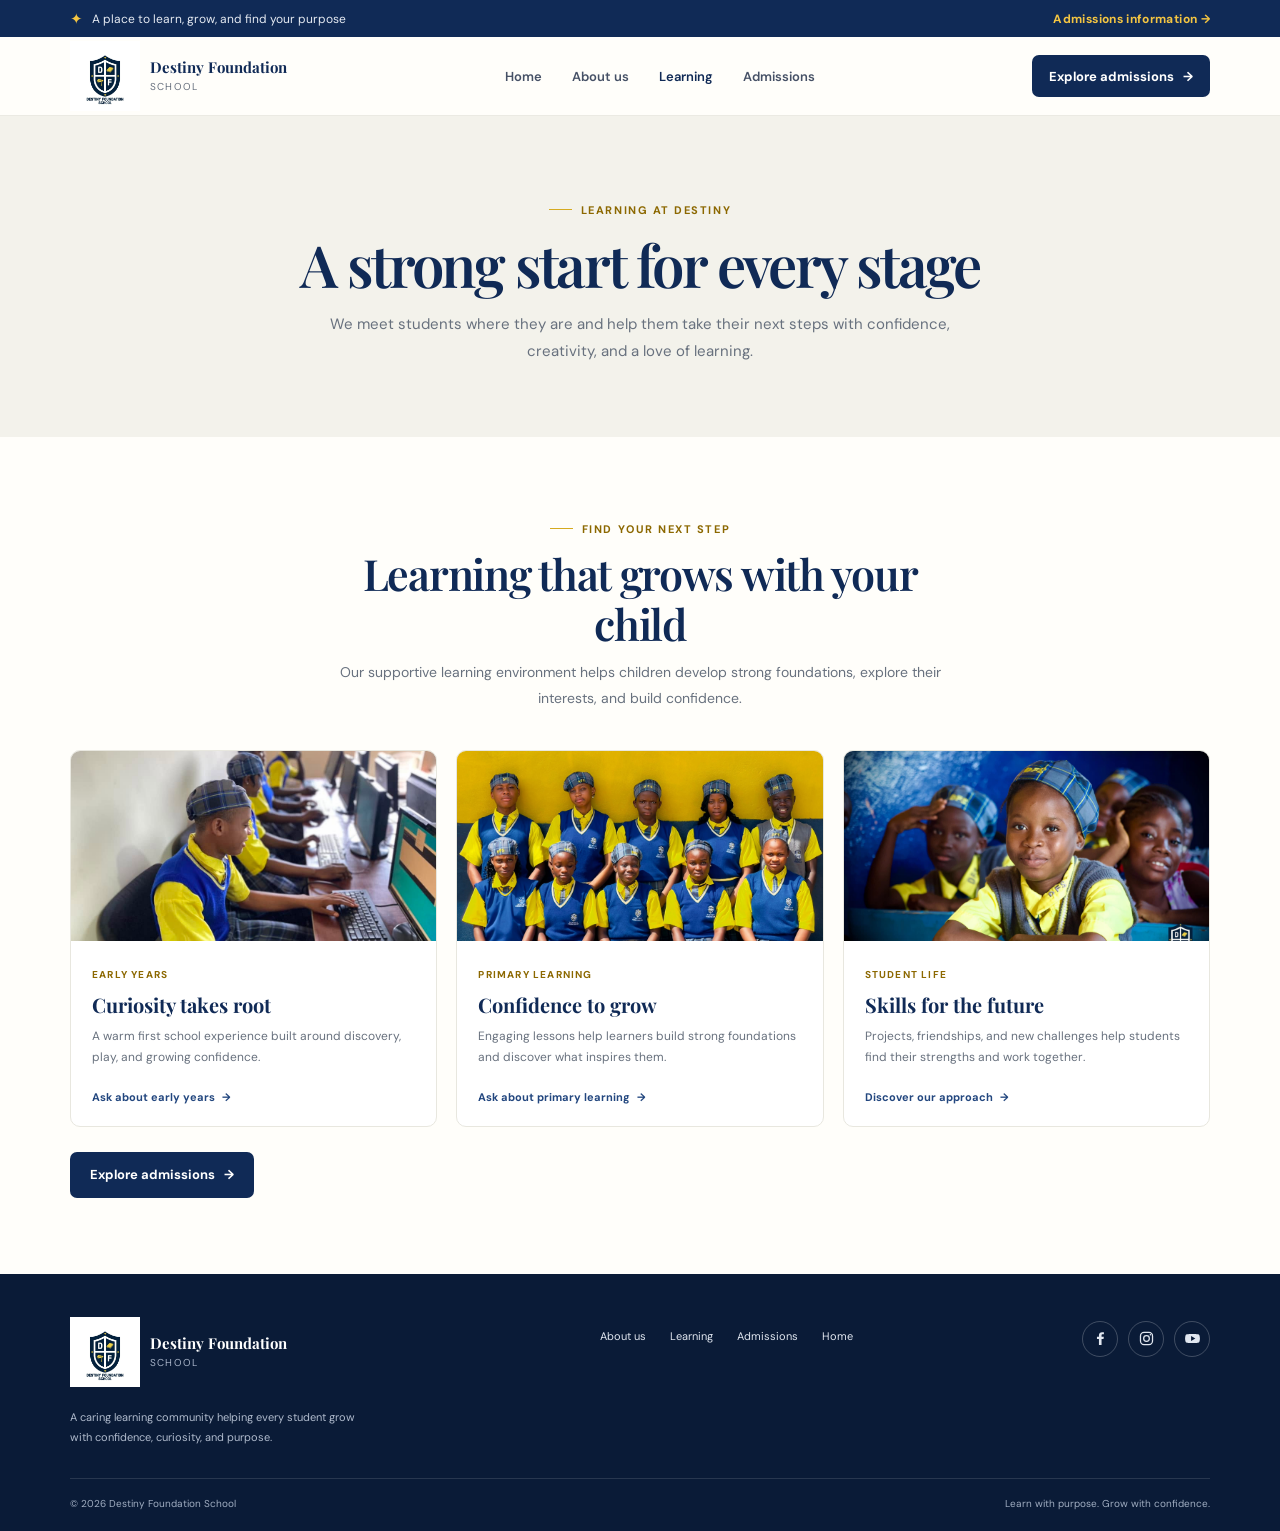
<file: learning.html>
<!DOCTYPE html>
<html lang="en">
<head>
    <meta charset="UTF-8">
    <meta name="viewport" content="width=device-width, initial-scale=1.0">
    <meta name="theme-color" content="#102a56">
    <meta name="description" content="Explore early years, primary learning, and student life at Destiny Foundation School.">
    <title>Learning | Destiny Foundation School</title>
    <link rel="preconnect" href="https://fonts.googleapis.com">
    <link rel="preconnect" href="https://fonts.gstatic.com" crossorigin>
    <link href="https://fonts.googleapis.com/css2?family=DM+Sans:wght@400;500;600;700&family=Playfair+Display:wght@600;700&display=swap" rel="stylesheet">
    <link rel="stylesheet" href="styles.css">
</head>
<body>
    <div class="topbar">
        <div class="wrap topbar-inner">
            <div class="topbar-note"><span aria-hidden="true">✦</span> A place to learn, grow, and find your purpose</div>
            <a class="topbar-link" href="admissions.html">Admissions information <span aria-hidden="true">→</span></a>
        </div>
    </div>
    <header class="site-header">
        <div class="wrap nav-inner">
            <a class="brand" href="index.html" aria-label="Destiny Foundation School home"><img class="brand-logo" src="pictures/logo.jpg" alt="Destiny Foundation School"><span class="brand-copy"><span class="brand-name">Destiny Foundation</span><span class="brand-subtitle">School</span></span></a>
            <nav class="nav-links" id="main-navigation" aria-label="Main navigation">
                <a href="index.html">Home</a><a href="about.html">About us</a><a href="learning.html" aria-current="page">Learning</a><a href="admissions.html">Admissions</a>
            </nav>
            <a class="nav-cta" href="admissions.html">Explore admissions <span aria-hidden="true">→</span></a>
            <button class="menu-toggle" type="button" aria-label="Open navigation menu" aria-expanded="false" aria-controls="main-navigation">
                <svg viewBox="0 0 24 24" fill="none" aria-hidden="true"><path d="M4 7h16M4 12h16M4 17h16" stroke="currentColor" stroke-width="1.8" stroke-linecap="round"/></svg>
            </button>
        </div>
    </header>
    <main>
        <section class="page-intro">
            <div class="wrap">
                <span class="eyebrow">Learning at Destiny</span>
                <h1>A strong start for every stage</h1>
                <p>We meet students where they are and help them take their next steps with confidence, creativity, and a love of learning.</p>
            </div>
        </section>
        <section class="page-content">
            <div class="wrap">
                <div class="section-heading">
                    <span class="eyebrow">Find your next step</span>
                    <h2>Learning that grows with your child</h2>
                    <p>Our supportive learning environment helps children develop strong foundations, explore their interests, and build confidence.</p>
                </div>
                <div class="program-grid">
                    <article class="program-card">
                        <div class="program-photo"><img src="pictures/early-learning.jpg" alt="Young child exploring a learning activity" loading="lazy"></div>
                        <div class="program-body"><span class="program-level">Early years</span><h3>Curiosity takes root</h3><p>A warm first school experience built around discovery, play, and growing confidence.</p><a class="text-link" href="admissions.html">Ask about early years <span aria-hidden="true">→</span></a></div>
                    </article>
                    <article class="program-card">
                        <div class="program-photo"><img src="pictures/classroom.jpg" alt="Teacher helping students in a classroom" loading="lazy"></div>
                        <div class="program-body"><span class="program-level">Primary learning</span><h3>Confidence to grow</h3><p>Engaging lessons help learners build strong foundations and discover what inspires them.</p><a class="text-link" href="admissions.html">Ask about primary learning <span aria-hidden="true">→</span></a></div>
                    </article>
                    <article class="program-card">
                        <div class="program-photo"><img src="pictures/student-project.jpg" alt="Students collaborating on a classroom project" loading="lazy"></div>
                        <div class="program-body"><span class="program-level">Student life</span><h3>Skills for the future</h3><p>Projects, friendships, and new challenges help students find their strengths and work together.</p><a class="text-link" href="about.html">Discover our approach <span aria-hidden="true">→</span></a></div>
                    </article>
                </div>
                <div class="page-actions"><a class="button" href="admissions.html">Explore admissions <span aria-hidden="true">→</span></a></div>
            </div>
        </section>
    </main>
    <footer class="footer">
        <div class="wrap">
            <div class="footer-main">
                <div><a class="brand" href="index.html" aria-label="Destiny Foundation School home"><img class="brand-logo" src="pictures/logo.jpg" alt="Destiny Foundation School"><span class="brand-copy"><span class="brand-name">Destiny Foundation</span><span class="brand-subtitle">School</span></span></a><p class="footer-about">A caring learning community helping every student grow with confidence, curiosity, and purpose.</p></div>
                <nav class="footer-nav" aria-label="Footer navigation"><a href="about.html">About us</a><a href="learning.html">Learning</a><a href="admissions.html">Admissions</a><a href="index.html">Home</a></nav>
                <nav class="footer-social" aria-label="Social media">
                    <a href="https://www.facebook.com/profile.php?id=100083578381976" target="_blank" rel="noopener noreferrer" aria-label="Facebook">
                        <svg viewBox="0 0 24 24" aria-hidden="true"><path d="M13.5 21v-8.2h2.8l.4-3.2h-3.2V7.5c0-.9.3-1.6 1.6-1.6h1.7V3.1c-.3 0-1.4-.1-2.6-.1-2.6 0-4.4 1.6-4.4 4.5v2.1H7v3.2h2.8V21h3.7Z" fill="currentColor"/></svg>
                    </a>
                    <a href="https://www.instagram.com/" target="_blank" rel="noopener noreferrer" aria-label="Instagram">
                        <svg viewBox="0 0 24 24" fill="none" aria-hidden="true"><rect x="3.5" y="3.5" width="17" height="17" rx="5" stroke="currentColor" stroke-width="1.8"/><circle cx="12" cy="12" r="4" stroke="currentColor" stroke-width="1.8"/><circle cx="17.5" cy="6.8" r="1.1" fill="currentColor"/></svg>
                    </a>
                    <a href="https://www.youtube.com/" target="_blank" rel="noopener noreferrer" aria-label="YouTube">
                        <svg viewBox="0 0 24 24" aria-hidden="true"><path d="M22 8.1a2.8 2.8 0 0 0-2-2c-1.8-.5-8-.5-8-.5s-6.2 0-8 .5a2.8 2.8 0 0 0-2 2A29 29 0 0 0 1.5 12a29 29 0 0 0 .5 3.9 2.8 2.8 0 0 0 2 2c1.8.5 8 .5 8 .5s6.2 0 8-.5a2.8 2.8 0 0 0 2-2 29 29 0 0 0 .5-3.9 29 29 0 0 0-.5-3.9ZM10 15.5v-7l6 3.5-6 3.5Z" fill="currentColor"/></svg>
                    </a>
                </nav>
            </div>
            <div class="footer-bottom"><span>© <span class="year"></span> Destiny Foundation School</span><span>Learn with purpose. Grow with confidence.</span></div>
        </div>
    </footer>
    <script>
        const menuButton = document.querySelector(".menu-toggle");
        const navigation = document.querySelector("#main-navigation");
        menuButton.addEventListener("click", () => {
            const isExpanded = menuButton.getAttribute("aria-expanded") === "true";
            menuButton.setAttribute("aria-expanded", String(!isExpanded));
            menuButton.setAttribute("aria-label", isExpanded ? "Open navigation menu" : "Close navigation menu");
            navigation.classList.toggle("is-open", !isExpanded);
        });
        navigation.addEventListener("click", (event) => {
            if (event.target.closest("a")) {
                menuButton.setAttribute("aria-expanded", "false");
                menuButton.setAttribute("aria-label", "Open navigation menu");
                navigation.classList.remove("is-open");
            }
        });
        document.querySelector(".year").textContent = new Date().getFullYear();
    </script>
</body>
</html>
</file>
<file: styles.css>
:root {
            color-scheme: light;
            --navy: #102a56;
            --cream: #f7f5ef;
            --paper: #fffefa;
            --yellow: #f4c542;
            --ink: #1c2635;
            --muted: #68717e;
            --line: #e8e7df;
            --serif: "Playfair Display", Georgia, serif;
            --sans: "DM Sans", Arial, sans-serif;
        }

        * { box-sizing: border-box; }
        html { scroll-behavior: smooth; scroll-padding-top: 88px; }
        body { margin: 0; color: var(--ink); background: var(--paper); font-family: var(--sans); -webkit-font-smoothing: antialiased; }
        a { color: inherit; text-decoration: none; }
        button { font: inherit; }
        .wrap { width: min(1140px, calc(100% - 48px)); margin-inline: auto; }

        .topbar { background: var(--navy); color: #e5eaf2; font-size: 12px; }
        .topbar-inner { min-height: 37px; display: flex; align-items: center; justify-content: space-between; gap: 16px; }
        .topbar-note { display: flex; align-items: center; gap: 9px; }
        .topbar-note span { color: var(--yellow); font-size: 15px; }
        .topbar-link { color: var(--yellow); font-weight: 700; letter-spacing: .03em; }

        .site-header { position: sticky; top: 0; z-index: 10; background: rgba(255, 254, 250, .96); border-bottom: 1px solid rgba(232, 231, 223, .85); backdrop-filter: blur(12px); }
        .nav-inner { min-height: 78px; display: flex; align-items: center; justify-content: space-between; gap: 30px; }
        .brand { display: inline-flex; align-items: center; gap: 10px; flex-shrink: 0; }
        .brand-logo { display: block; width: 70px; height: 70px; object-fit: contain; }
        .brand-copy { display: block; }
        .brand-name { display: block; color: var(--navy); font-family: var(--serif); font-size: 15px; line-height: 1.15; font-weight: 700; }
        .brand-subtitle { display: block; margin-top: 4px; color: var(--muted); font-size: 10px; letter-spacing: .12em; text-transform: uppercase; }
        .nav-links { display: flex; align-items: center; gap: 30px; }
        .nav-links a { color: #465166; font-size: 13px; font-weight: 600; transition: color .2s ease; }
        .nav-links a:hover { color: #8c6800; }
        .nav-links a[aria-current="page"] { color: var(--navy); }
        .nav-cta, .button { display: inline-flex; align-items: center; justify-content: center; gap: 9px; min-height: 46px; padding: 0 20px; border: 0; border-radius: 7px; background: var(--navy); color: #fff; font-size: 13px; font-weight: 700; transition: transform .2s ease, background .2s ease; }
        .nav-cta:hover, .button:hover { transform: translateY(-2px); background: #1d4177; }
        .nav-cta { min-height: 42px; padding-inline: 17px; }
        .menu-toggle { display: none; width: 42px; height: 42px; border: 1px solid var(--line); border-radius: 7px; background: transparent; color: var(--navy); cursor: pointer; }
        .menu-toggle svg { width: 21px; height: 21px; }

        .hero { position: relative; min-height: 610px; overflow: hidden; background: #182943; color: #fff; }
        .hero-slide { position: absolute; inset: 0; display: flex; align-items: center; visibility: hidden; opacity: 0; transition: opacity .65s ease, visibility .65s ease; }
        .hero-slide.is-active { visibility: visible; opacity: 1; }
        .hero-slide[aria-hidden="true"] { pointer-events: none; }
        .hero-slide img { position: absolute; inset: 0; width: 100%; height: 100%; object-fit: cover; }
        .hero-slide::after { position: absolute; inset: 0; background: linear-gradient(90deg, rgba(7, 20, 41, .86) 0%, rgba(7, 20, 41, .69) 43%, rgba(7, 20, 41, .12) 100%), linear-gradient(0deg, rgba(7, 20, 41, .42), transparent 48%); content: ""; }
        .hero-content { position: relative; z-index: 1; width: min(720px, 75%); padding: 94px 0 138px; }
        .eyebrow { display: inline-flex; align-items: center; gap: 9px; color: #8c6800; font-size: 11px; font-weight: 700; letter-spacing: .14em; text-transform: uppercase; }
        .eyebrow::before { width: 23px; height: 1px; background: #d5aa20; content: ""; }
        h1, h2, h3, p { margin-top: 0; }
        h1 { max-width: 720px; margin: 19px 0 18px; color: #fff; font-family: var(--serif); font-size: clamp(42px, 5.5vw, 70px); font-weight: 600; letter-spacing: -.045em; line-height: 1.08; }
        h1 em { color: var(--yellow); font-weight: 600; }
        .hero .eyebrow { color: #ffe28a; }
        .hero .eyebrow::before { background: var(--yellow); }
        .hero-copy { max-width: 540px; margin-bottom: 27px; color: rgba(255, 255, 255, .86); font-size: 15px; line-height: 1.85; }
        .hero-actions { display: flex; flex-wrap: wrap; align-items: center; gap: 13px; }
        .button svg { width: 16px; height: 16px; }
        .hero .button { background: var(--yellow); color: var(--navy); }
        .hero .button:hover { background: #ffda68; }
        .hero .button-outline { border: 1px solid rgba(255, 255, 255, .7); background: rgba(255, 255, 255, .08); color: #fff; }
        .hero .button-outline:hover { background: rgba(255, 255, 255, .18); }
        .hero-controls { position: absolute; z-index: 2; right: 0; bottom: 28px; left: 0; display: flex; align-items: center; justify-content: space-between; }
        .hero-control-group, .hero-pagination { display: flex; align-items: center; gap: 10px; }
        .hero-control { width: 42px; height: 42px; display: grid; place-items: center; border: 1px solid rgba(255, 255, 255, .5); border-radius: 50%; background: rgba(7, 20, 41, .22); color: #fff; cursor: pointer; transition: background .2s ease, border-color .2s ease; }
        .hero-control:hover { border-color: #fff; background: rgba(255, 255, 255, .18); }
        .hero-control svg { width: 18px; height: 18px; }
        .hero-dot { width: 10px; height: 10px; padding: 0; border: 1px solid #fff; border-radius: 50%; background: transparent; cursor: pointer; transition: width .2s ease, background .2s ease; }
        .hero-dot[aria-current="true"] { width: 26px; border-radius: 10px; background: var(--yellow); border-color: var(--yellow); }
        .hero-pause { margin-left: 7px; font-size: 14px; }
        .hero-pause span { font-size: 13px; }
        .hero-control:focus-visible, .hero-dot:focus-visible { outline: 3px solid var(--yellow); outline-offset: 3px; }

        .values-strip { border-bottom: 1px solid var(--line); background: var(--paper); }
        .values-grid { display: grid; grid-template-columns: repeat(3, 1fr); }
        .value-item { display: flex; align-items: center; gap: 14px; padding: 25px 24px; }
        .value-item:first-child { padding-left: 0; }
        .value-item + .value-item { border-left: 1px solid var(--line); }
        .value-icon { width: 40px; height: 40px; display: grid; flex-shrink: 0; place-items: center; border-radius: 10px; background: #edf1f8; color: var(--navy); }
        .value-icon svg { width: 20px; height: 20px; }
        .value-item strong { display: block; font-size: 12px; }
        .value-item small { display: block; margin-top: 4px; color: var(--muted); font-size: 11px; }

        .section { padding: 88px 0; }
        .section-heading { max-width: 620px; margin: 0 auto 39px; text-align: center; }
        .section-heading .eyebrow { justify-content: center; }
        h2 { margin: 13px 0 12px; color: var(--navy); font-family: var(--serif); font-size: clamp(31px, 3.7vw, 43px); font-weight: 600; letter-spacing: -.03em; line-height: 1.16; }
        .section-heading p { margin-bottom: 0; color: var(--muted); font-size: 14px; line-height: 1.8; }
        .programs { background: #fff; }
        .program-grid { display: grid; grid-template-columns: repeat(3, 1fr); gap: 19px; }
        .program-card { overflow: hidden; border: 1px solid var(--line); border-radius: 10px; background: #fff; transition: transform .2s ease, box-shadow .2s ease; }
        .program-card:hover { transform: translateY(-4px); box-shadow: 0 16px 35px rgba(16, 37, 30, .08); }
        .program-photo { height: 190px; overflow: hidden; background: #e8e9e1; }
        .program-photo img { width: 100%; height: 100%; display: block; object-fit: cover; transition: transform .3s ease; }
        .program-card:hover .program-photo img { transform: scale(1.04); }
        .program-body { padding: 21px 21px 20px; }
        .program-level { color: #8c6800; font-size: 10px; font-weight: 700; letter-spacing: .12em; text-transform: uppercase; }
        .program-body h3 { margin: 8px 0 8px; color: var(--navy); font-family: var(--serif); font-size: 20px; }
        .program-body p { min-height: 43px; margin-bottom: 16px; color: var(--muted); font-size: 12px; line-height: 1.75; }
        .text-link { display: inline-flex; align-items: center; gap: 7px; color: #23477f; font-size: 11px; font-weight: 700; }
        .text-link svg { width: 14px; height: 14px; transition: transform .2s ease; }
        .text-link:hover svg { transform: translateX(3px); }

        .video-background-area { position: relative; isolation: isolate; background: #101d33; }
        .video-background-layer { position: sticky; z-index: 0; top: 0; height: 100vh; margin-bottom: -100vh; overflow: hidden; pointer-events: none; }
        .school-video-background { display: block; width: 100%; height: 100%; object-fit: cover; }
        .school-video { position: relative; z-index: 1; display: flex; align-items: center; min-height: min(76vh, 760px); overflow: hidden; background: transparent; color: #fff; }
        .school-video::before { position: absolute; z-index: 1; inset: 0; background: linear-gradient(90deg, rgba(7, 20, 41, .82), rgba(7, 20, 41, .42) 68%, rgba(7, 20, 41, .18)), linear-gradient(0deg, rgba(7, 20, 41, .38), transparent 58%); content: ""; pointer-events: none; }
        .school-video .wrap { position: relative; z-index: 2; }
        .school-video .section-heading { max-width: 620px; margin: 0; text-align: left; }
        .school-video .section-heading .eyebrow { justify-content: flex-start; color: var(--yellow); }
        .school-video .section-heading h2 { color: #fff; }
        .school-video .section-heading p { color: rgba(255, 255, 255, .88); }

        .about { position: relative; z-index: 1; overflow: hidden; background: rgba(16, 42, 86, .88); color: #fff; }
        .about-grid { display: grid; grid-template-columns: .92fr 1fr; align-items: center; gap: 75px; }
        .about-visual { position: relative; min-height: 380px; }
        .about-photo { position: absolute; inset: 0 0 0 25px; overflow: hidden; border-radius: 10px; background: #52617a; }
        .about-photo img { width: 100%; height: 100%; display: block; object-fit: cover; }
        .about-photo::after { position: absolute; inset: 0; background: linear-gradient(180deg, transparent 60%, rgba(16, 37, 30, .33)); content: ""; }
        .about-badge { position: absolute; bottom: 24px; left: 0; display: flex; align-items: center; gap: 10px; padding: 13px 15px; border-radius: 8px; background: #fffefa; color: var(--ink); box-shadow: 0 10px 25px rgba(0, 0, 0, .12); }
        .badge-star { color: #9a7400; font-size: 20px; }
        .about-badge strong, .about-badge small { display: block; }
        .about-badge strong { font-size: 11px; }
        .about-badge small { margin-top: 3px; color: var(--muted); font-size: 10px; }
        .about-copy .eyebrow { color: var(--yellow); }
        .about-copy h2 { color: #fff; }
        .about-copy > p { margin: 0 0 23px; color: #cbd4e1; font-size: 13px; line-height: 1.9; }
        .about-points { display: grid; grid-template-columns: 1fr 1fr; gap: 16px 21px; margin-bottom: 27px; }
        .about-point { display: flex; align-items: flex-start; gap: 9px; color: #e9edf5; font-size: 11px; line-height: 1.6; }
        .check { width: 17px; height: 17px; display: grid; flex-shrink: 0; place-items: center; margin-top: 1px; border-radius: 50%; background: rgba(244, 197, 66, .16); color: var(--yellow); font-size: 11px; }
        .button-gold { background: var(--yellow); color: var(--navy); }
        .button-gold:hover { background: #ffda68; color: var(--navy); }

        .admissions { position: relative; z-index: 1; padding: 72px 0; background: rgba(243, 242, 235, .9); }
        .admissions-inner { display: flex; align-items: center; justify-content: space-between; gap: 35px; }
        .admissions-copy { max-width: 610px; }
        .admissions-copy h2 { margin: 12px 0 8px; font-size: clamp(29px, 3vw, 37px); }
        .admissions-copy p { margin: 0; color: var(--muted); font-size: 13px; line-height: 1.8; }
        .admissions-actions { display: flex; flex-shrink: 0; align-items: center; gap: 10px; }

        .gallery { position: relative; z-index: 1; background: rgba(255, 254, 250, .93); }
        .gallery-grid { display: grid; grid-template-columns: repeat(4, minmax(0, 1fr)); gap: 16px; }
        .gallery-item { overflow: hidden; margin: 0; border: 1px solid rgba(232, 231, 223, .9); border-radius: 10px; background: var(--paper); box-shadow: 0 10px 24px rgba(16, 37, 30, .1); }
        .gallery-item img { display: block; width: 100%; aspect-ratio: 4 / 3; object-fit: cover; transition: transform .3s ease; }
        .gallery-item:hover img { transform: scale(1.04); }
        .gallery-item figcaption { padding: 13px 15px; color: var(--navy); font-family: var(--serif); font-size: 14px; font-weight: 600; }

        .footer { position: relative; z-index: 1; padding: 43px 0 21px; background: #0a1b37; color: #e1e7f0; }
        .footer-main { display: flex; align-items: flex-start; justify-content: space-between; gap: 35px; padding-bottom: 31px; }
        .footer .brand-name { color: #fff; }
        .footer .brand-subtitle { color: #a7b3c7; }
        .footer-about { max-width: 300px; margin: 16px 0 0; color: #b0bbcd; font-size: 11px; line-height: 1.8; }
        .footer-nav { display: flex; flex-wrap: wrap; gap: 24px; padding-top: 12px; }
        .footer-nav a { color: #e1e7f0; font-size: 11px; }
        .footer-nav a:hover { color: var(--yellow); }
        .footer-social { display: flex; gap: 10px; padding-top: 4px; }
        .footer-social a { display: grid; width: 36px; height: 36px; place-items: center; border: 1px solid rgba(255, 255, 255, .22); border-radius: 50%; color: #e1e7f0; transition: color .2s ease, background .2s ease, border-color .2s ease; }
        .footer-social a:hover { border-color: var(--yellow); background: var(--yellow); color: var(--navy); }
        .footer-social a:focus-visible { outline: 3px solid var(--yellow); outline-offset: 3px; }
        .footer-social svg { width: 17px; height: 17px; }
        .footer-bottom { display: flex; justify-content: space-between; gap: 20px; padding-top: 18px; border-top: 1px solid rgba(255, 255, 255, .12); color: #a1aec2; font-size: 10px; }

        .page-intro { padding: 78px 0 72px; background: #f3f2eb; text-align: center; }
        .page-intro h1 { max-width: 780px; margin: 16px auto; color: var(--navy); font-size: clamp(38px, 5vw, 58px); }
        .page-intro p { max-width: 680px; margin: 0 auto; color: var(--muted); font-size: 15px; line-height: 1.8; }
        .page-content { padding: 76px 0; }
        .page-copy { max-width: 780px; margin-inline: auto; color: var(--muted); font-size: 14px; line-height: 1.9; }
        .page-copy h2 { margin-top: 34px; }
        .page-cards { display: grid; grid-template-columns: repeat(3, 1fr); gap: 18px; margin-top: 34px; }
        .page-card { padding: 25px; border: 1px solid var(--line); border-radius: 10px; background: #fff; }
        .page-card h3 { margin-bottom: 9px; color: var(--navy); font-family: var(--serif); font-size: 20px; }
        .page-card p { margin-bottom: 0; color: var(--muted); font-size: 13px; line-height: 1.8; }
        .page-actions { display: flex; flex-wrap: wrap; gap: 12px; margin-top: 25px; }
        .admissions-steps { display: grid; grid-template-columns: repeat(3, 1fr); gap: 18px; margin-top: 35px; }
        .admissions-step { padding: 22px; border-left: 3px solid var(--yellow); background: #fff; }
        .admissions-step strong { display: block; margin-bottom: 8px; color: var(--navy); font-family: var(--serif); font-size: 18px; }
        .admissions-step p { margin: 0; color: var(--muted); font-size: 13px; line-height: 1.8; }

        @media (max-width: 900px) {
            .nav-links { gap: 17px; }
            .hero { min-height: 570px; }
            .hero-content { width: min(680px, 85%); }
            .about-grid { gap: 42px; }
            .about-visual { min-height: 350px; }
        }
        @media (max-width: 720px) {
            .wrap { width: min(100% - 36px, 540px); }
            .topbar-inner { min-height: 34px; font-size: 10px; }
            .nav-inner { min-height: 68px; }
            .menu-toggle { display: grid; place-items: center; }
            .nav-cta { display: none; }
            .nav-links { position: absolute; top: calc(100% + 1px); right: 0; left: 0; display: none; align-items: stretch; gap: 0; padding: 8px 18px 15px; border-bottom: 1px solid var(--line); background: var(--paper); }
            .nav-links.is-open { display: flex; flex-direction: column; }
            .nav-links a { padding: 12px 3px; }
            .hero { min-height: 680px; }
            .hero-slide::after { background: linear-gradient(90deg, rgba(7, 20, 41, .8), rgba(7, 20, 41, .45)), linear-gradient(0deg, rgba(7, 20, 41, .48), transparent 62%); }
            .hero-content { width: 100%; padding: 70px 0 145px; }
            h1 { font-size: clamp(40px, 11vw, 59px); }
            .hero-copy { font-size: 14px; }
            .hero-controls { bottom: 23px; }
            .hero-control { width: 38px; height: 38px; }
            .hero-control-group, .hero-pagination { gap: 7px; }
            .values-grid { grid-template-columns: 1fr; padding-block: 7px; }
            .value-item, .value-item:first-child { padding: 13px 0; }
            .value-item + .value-item { border-top: 1px solid var(--line); border-left: 0; }
            .value-icon { width: 36px; height: 36px; }
            .section { padding: 67px 0; }
            .section-heading { margin-bottom: 28px; }
            .program-grid { grid-template-columns: 1fr; gap: 14px; }
            .program-photo { height: 220px; }
            .program-body p { min-height: 0; }
            .gallery-grid { grid-template-columns: repeat(2, minmax(0, 1fr)); gap: 12px; }
            .about-grid { grid-template-columns: 1fr; gap: 40px; }
            .about-visual { min-height: min(80vw, 365px); }
            .about-photo { left: 18px; }
            .about-points { gap: 13px 12px; }
            .admissions { padding: 57px 0; }
            .admissions-inner { align-items: flex-start; flex-direction: column; gap: 23px; }
            .footer-main { flex-direction: column; gap: 23px; }
            .footer-nav { gap: 17px; padding-top: 0; }
            .page-intro { padding: 58px 0; }
            .page-content { padding: 55px 0; }
            .page-cards, .admissions-steps { grid-template-columns: 1fr; }
        }
        @media (max-width: 420px) {
            .wrap { width: calc(100% - 30px); }
            .topbar-note { gap: 6px; }
            .brand-logo { width: 58px; height: 58px; }
            .gallery-grid { grid-template-columns: 1fr; }
            .hero-actions { align-items: stretch; flex-direction: column; }
            .hero-actions .button { width: 100%; }
            .about-points { grid-template-columns: 1fr; }
            .admissions-actions { align-items: stretch; flex-direction: column; width: 100%; }
            .admissions-actions .button { width: 100%; }
            .footer-bottom { flex-direction: column; gap: 7px; }
        }
        @media (prefers-reduced-motion: reduce) {
            *, *::before, *::after { scroll-behavior: auto !important; transition-duration: .01ms !important; animation-duration: .01ms !important; }
        }
</file>
